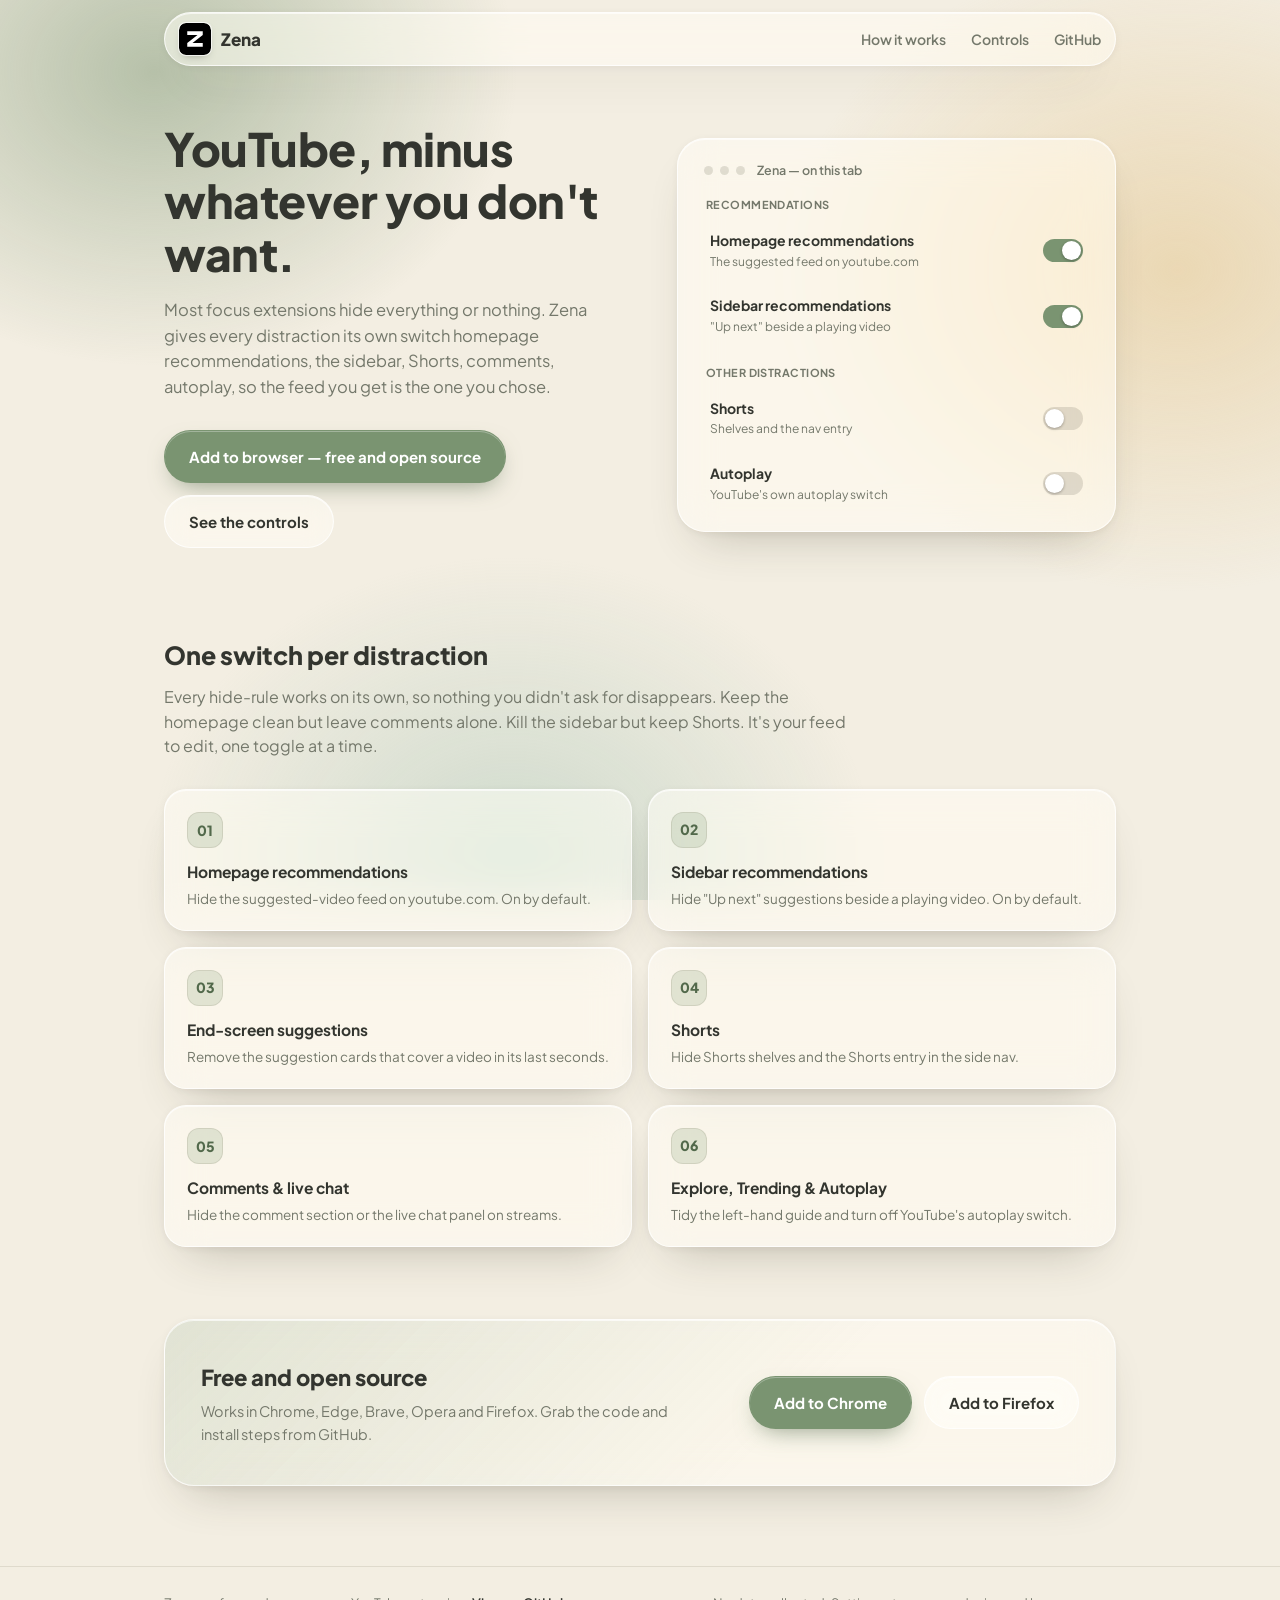
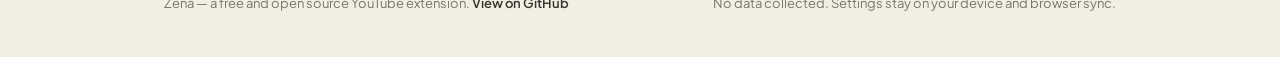
<file: docs/index.html>
<!DOCTYPE html>
<html lang="en">
<head>
<meta charset="UTF-8" />
<meta name="viewport" content="width=device-width, initial-scale=1, viewport-fit=cover" />
<meta name="color-scheme" content="light dark" />
<!-- Tab icon: white Z on black, same in every browser theme -->
<link rel="icon" type="image/svg+xml" href="data:image/svg+xml,%3Csvg xmlns='http://www.w3.org/2000/svg' viewBox='0 0 128 128'%3E%3Crect width='128' height='128' rx='28' fill='%23000'/%3E%3Cpath fill='%23fff' d='M33 33H95V48L54 80H95V95H33V80L74 48H33Z'/%3E%3C/svg%3E" />
<link rel="icon" type="image/png" sizes="32x32" href="[data-uri]" />
<link rel="apple-touch-icon" sizes="180x180" href="[data-uri]" />
<title>Zena — decide what YouTube shows you</title>
<meta name="description" content="Zena is a free and open source browser extension that gives every YouTube distraction its own switch." />
<link rel="preconnect" href="https://fonts.googleapis.com">
<link rel="preconnect" href="https://fonts.gstatic.com" crossorigin>
<link href="https://fonts.googleapis.com/css2?family=Plus+Jakarta+Sans:wght@400;500;600;700;800&display=swap" rel="stylesheet">
<style>
  /* ---------- Light theme: cream + sage, glass finish ---------- */
  :root{
    --ink:#33352f;
    --sub:#74786b;
    --bg:#f3eee2;
    --blob-1:rgba(122,148,113,.50);
    --blob-2:rgba(228,198,142,.55);
    --blob-3:rgba(150,188,172,.40);
    --glass:rgba(255,253,248,.55);
    --glass-strong:rgba(255,253,248,.72);
    --glass-border:rgba(255,255,255,.75);
    --glass-edge:rgba(110,100,70,.14);
    --highlight:rgba(255,255,255,.65);
    --shadow:0 24px 48px -24px rgba(60,55,35,.30), 0 2px 8px rgba(60,55,35,.06);
    --accent:#7a9471;
    --accent-deep:#52694b;
    --accent-tint:rgba(122,148,113,.20);
    --track:rgba(60,55,35,.14);
    --hover:rgba(122,148,113,.12);
    --btn-text:#ffffff;
    --btn-shadow:0 10px 24px -10px rgba(82,105,75,.65);
  }
  /* ---------- Dark theme: YouTube red + black, glass finish ---------- */
  @media (prefers-color-scheme: dark){
    :root:not([data-theme="light"]){
      --ink:#f6f2f2;
      --sub:#b5aaaa;
      --bg:#0b0b0c;
      --blob-1:rgba(255,0,0,.40);
      --blob-2:rgba(150,0,20,.50);
      --blob-3:rgba(255,70,70,.20);
      --glass:rgba(255,255,255,.06);
      --glass-strong:rgba(255,255,255,.10);
      --glass-border:rgba(255,255,255,.16);
      --glass-edge:rgba(255,255,255,.06);
      --highlight:rgba(255,255,255,.14);
      --shadow:0 28px 60px -28px rgba(0,0,0,.9), 0 0 0 1px rgba(255,255,255,.02);
      --accent:#e11d1d;
      --accent-deep:#ff8d8d;
      --accent-tint:rgba(255,40,40,.16);
      --track:rgba(255,255,255,.20);
      --hover:rgba(255,255,255,.07);
      --btn-text:#ffffff;
      --btn-shadow:0 10px 28px -8px rgba(255,0,0,.55);
    }
  }
  :root[data-theme="dark"]{
    --ink:#f6f2f2; --sub:#b5aaaa; --bg:#0b0b0c;
    --blob-1:rgba(255,0,0,.40); --blob-2:rgba(150,0,20,.50); --blob-3:rgba(255,70,70,.20);
    --glass:rgba(255,255,255,.06); --glass-strong:rgba(255,255,255,.10);
    --glass-border:rgba(255,255,255,.16); --glass-edge:rgba(255,255,255,.06);
    --highlight:rgba(255,255,255,.14);
    --shadow:0 28px 60px -28px rgba(0,0,0,.9), 0 0 0 1px rgba(255,255,255,.02);
    --accent:#e11d1d; --accent-deep:#ff8d8d; --accent-tint:rgba(255,40,40,.16);
    --track:rgba(255,255,255,.20); --hover:rgba(255,255,255,.07);
    --btn-text:#ffffff; --btn-shadow:0 10px 28px -8px rgba(255,0,0,.55);
  }

  *{box-sizing:border-box;}
  html{scroll-behavior:smooth;}
  body{
    margin:0;
    min-height:100vh;
    background:var(--bg);
    color:var(--ink);
    font-family:"Plus Jakarta Sans",-apple-system,"Segoe UI",Roboto,sans-serif;
    line-height:1.55;
    position:relative;
    overflow-x:hidden;
    padding-top:env(safe-area-inset-top, 0px);
    padding-bottom:env(safe-area-inset-bottom, 0px);
  }
  /* Color blobs behind the glass so the blur has something to refract */
  body::before{
    content:"";
    position:fixed; inset:0; z-index:-1;
    background:
      radial-gradient(520px 420px at 12% 8%,  var(--blob-1), transparent 70%),
      radial-gradient(560px 460px at 92% 30%, var(--blob-2), transparent 70%),
      radial-gradient(520px 440px at 40% 96%, var(--blob-3), transparent 70%);
    pointer-events:none;
  }

  .wrap{max-width:1000px; margin:0 auto; padding:0 24px;}

  /* Shared glass surface */
  .glass{
    background:var(--glass);
    -webkit-backdrop-filter:blur(20px) saturate(150%);
    backdrop-filter:blur(20px) saturate(150%);
    border:1px solid var(--glass-border);
    box-shadow:var(--shadow), inset 0 1px 0 var(--highlight);
  }
  @supports not ((backdrop-filter:blur(1px)) or (-webkit-backdrop-filter:blur(1px))){
    .glass{background:var(--glass-strong);}
  }

  /* Header */
  header.top{
    position:sticky; top:12px; z-index:10;
    max-width:1000px; margin:12px auto 0; padding:0 24px;
  }
  .nav-pill{
    display:flex; align-items:center; justify-content:space-between;
    padding:10px 14px 10px 14px; border-radius:999px;
  }
  .brand{display:flex; align-items:center; gap:10px; font-weight:800; font-size:17px;}
  .brand .mark{
    width:32px; height:32px; flex-shrink:0; display:block;
    border-radius:7px;
    box-shadow:0 0 0 1px var(--glass-border), 0 4px 10px -4px rgba(0,0,0,.35);
  }
  nav a{color:var(--sub); text-decoration:none; font-size:14px; margin-left:22px; font-weight:600;}
  nav a:hover{color:var(--ink);}
  nav a:focus-visible{outline:2px solid var(--accent); outline-offset:4px; border-radius:6px;}

  /* Hero */
  .hero{padding:56px 0 56px; display:grid; grid-template-columns:1.05fr 1fr; gap:52px; align-items:center;}
  @media (max-width:820px){ .hero{grid-template-columns:1fr; gap:36px; padding-top:40px;} }
  h1{
    font-size:clamp(32px,4.6vw,46px); line-height:1.14; letter-spacing:-0.01em;
    margin:0 0 18px; font-weight:800;
  }
  .lede{color:var(--sub); font-size:16.5px; max-width:44ch; margin:0 0 30px;}
  .cta-row{display:flex; gap:12px; flex-wrap:wrap;}
  .btn{
    display:inline-flex; align-items:center; justify-content:center; gap:8px;
    padding:14px 24px; border-radius:999px; font-weight:700; font-size:15px;
    text-decoration:none; border:1px solid transparent; cursor:pointer;
    transition:transform .12s ease, box-shadow .12s ease, background .12s ease;
  }
  .btn.primary{
    background:var(--accent); color:var(--btn-text);
    box-shadow:var(--btn-shadow), inset 0 1px 0 rgba(255,255,255,.30);
  }
  .btn.primary:hover{transform:translateY(-1px);}
  .btn.ghost{
    color:var(--ink);
    background:var(--glass);
    -webkit-backdrop-filter:blur(14px) saturate(140%);
    backdrop-filter:blur(14px) saturate(140%);
    border-color:var(--glass-border);
    box-shadow:inset 0 1px 0 var(--highlight);
  }
  .btn.ghost:hover{background:var(--glass-strong);}
  .btn:focus-visible{outline:2px solid var(--accent); outline-offset:3px;}

  /* Hero control panel */
  .panel{border-radius:28px; padding:22px 22px 16px;}
  .panel-head{display:flex; align-items:center; gap:7px; margin:0 4px 6px;}
  .panel-dot{width:9px; height:9px; border-radius:50%; background:var(--track);}
  .panel-title{font-size:12.5px; color:var(--sub); font-weight:600; margin-left:5px;}
  .group-label{font-size:11px; color:var(--sub); font-weight:700; letter-spacing:.04em; margin:16px 6px 6px;}
  .row{
    display:flex; align-items:center; justify-content:space-between; gap:14px;
    padding:11px 10px; border-radius:16px; transition:background .12s ease;
  }
  .row + .row{margin-top:2px;}
  .row:hover{background:var(--hover);}
  .row-title{font-size:14px; font-weight:700;}
  .row-sub{font-size:12px; color:var(--sub); margin-top:1px;}
  .sw{position:relative; width:40px; height:23px; flex-shrink:0;}
  .sw i{position:absolute; inset:0; border-radius:999px; background:var(--track); transition:background .15s ease;}
  .sw i::before{
    content:""; position:absolute; width:19px; height:19px; left:2px; top:2px;
    background:#fff; border-radius:50%; box-shadow:0 1px 3px rgba(0,0,0,.3); transition:transform .15s ease;
  }
  .sw.on i{background:var(--accent);}
  .sw.on i::before{transform:translateX(17px);}

  /* Sections */
  section.explain{padding:32px 0;}
  section.explain h2{font-size:25px; margin:0 0 10px; letter-spacing:-0.01em; font-weight:800;}
  section.explain > p{color:var(--sub); max-width:58ch; margin:0 0 30px;}

  .cards{display:grid; grid-template-columns:repeat(2,1fr); gap:16px;}
  @media (max-width:700px){ .cards{grid-template-columns:1fr;} }
  .feature{
    border-radius:22px; padding:22px 22px 20px;
    transition:transform .15s ease;
  }
  .feature:hover{transform:translateY(-2px);}
  .feature .chip{
    display:inline-flex; width:36px; height:36px; border-radius:12px;
    background:var(--accent-tint); color:var(--accent-deep);
    align-items:center; justify-content:center;
    font-weight:800; font-size:14px; margin-bottom:12px;
    border:1px solid var(--glass-edge);
  }
  .feature h4{margin:0 0 5px; font-size:15.5px; font-weight:700;}
  .feature p{margin:0; color:var(--sub); font-size:13.5px; max-width:48ch;}

  .cta-band{
    border-radius:30px; padding:40px 36px;
    display:flex; align-items:center; justify-content:space-between; gap:24px; flex-wrap:wrap;
    margin:8px 0 48px;
    background:
      linear-gradient(135deg, var(--accent-tint), transparent 65%),
      var(--glass);
  }
  .cta-band h3{margin:0 0 6px; font-size:22px; font-weight:800;}
  .cta-band p{margin:0; color:var(--sub); font-size:14.5px; max-width:44ch;}

  footer{border-top:1px solid var(--glass-edge); padding:26px 0 44px; color:var(--sub); font-size:13px;}
  footer .wrap{display:flex; justify-content:space-between; flex-wrap:wrap; gap:10px;}
  footer a{color:var(--ink); font-weight:600; text-decoration:none;}
  footer a:hover{text-decoration:underline;}

  @media (prefers-reduced-motion: reduce){
    html{scroll-behavior:auto;}
    *{transition:none !important;}
  }
</style>
</head>
<body>
  <header class="top">
    <div class="nav-pill glass">
      <div class="brand"><svg class="mark" viewBox="0 0 128 128" width="32" height="32" role="img" aria-label="Zena logo"><rect width="128" height="128" rx="28" fill="#000"/><path fill="#fff" d="M33 33H95V48L54 80H95V95H33V80L74 48H33Z"/></svg> Zena</div>
      <nav>
        <a href="#how">How it works</a>
        <a href="#controls">Controls</a>
        <a href="https://github.com/Astro-naut/zena" target="_blank" rel="noopener noreferrer">GitHub</a>
      </nav>
    </div>
  </header>

  <main class="wrap">
    <section class="hero">
      <div>
        <h1>YouTube, minus whatever you don't want.</h1>
        <p class="lede">Most focus extensions hide everything or nothing. Zena gives every distraction its own switch homepage recommendations, the sidebar, Shorts, comments, autoplay, so the feed you get is the one you chose.</p>
        <div class="cta-row">
          <a class="btn primary" href="https://github.com/Astro-naut/zena" target="_blank" rel="noopener noreferrer">Add to browser — free and open source</a>
          <a class="btn ghost" href="#controls">See the controls</a>
        </div>
      </div>
      <div class="panel glass" id="controls">
        <div class="panel-head">
          <span class="panel-dot"></span><span class="panel-dot"></span><span class="panel-dot"></span>
          <span class="panel-title">Zena — on this tab</span>
        </div>
        <div class="group-label">RECOMMENDATIONS</div>
        <div class="row">
          <div><div class="row-title">Homepage recommendations</div><div class="row-sub">The suggested feed on youtube.com</div></div>
          <div class="sw on"><i></i></div>
        </div>
        <div class="row">
          <div><div class="row-title">Sidebar recommendations</div><div class="row-sub">"Up next" beside a playing video</div></div>
          <div class="sw on"><i></i></div>
        </div>
        <div class="group-label">OTHER DISTRACTIONS</div>
        <div class="row">
          <div><div class="row-title">Shorts</div><div class="row-sub">Shelves and the nav entry</div></div>
          <div class="sw"><i></i></div>
        </div>
        <div class="row">
          <div><div class="row-title">Autoplay</div><div class="row-sub">YouTube's own autoplay switch</div></div>
          <div class="sw"><i></i></div>
        </div>
      </div>
    </section>

    <section class="explain" id="how">
      <h2>One switch per distraction</h2>
      <p>Every hide-rule works on its own, so nothing you didn't ask for disappears. Keep the homepage clean but leave comments alone. Kill the sidebar but keep Shorts. It's your feed to edit, one toggle at a time.</p>
      <div class="cards">
        <div class="feature glass"><span class="chip">01</span><h4>Homepage recommendations</h4><p>Hide the suggested-video feed on youtube.com. On by default.</p></div>
        <div class="feature glass"><span class="chip">02</span><h4>Sidebar recommendations</h4><p>Hide "Up next" suggestions beside a playing video. On by default.</p></div>
        <div class="feature glass"><span class="chip">03</span><h4>End-screen suggestions</h4><p>Remove the suggestion cards that cover a video in its last seconds.</p></div>
        <div class="feature glass"><span class="chip">04</span><h4>Shorts</h4><p>Hide Shorts shelves and the Shorts entry in the side nav.</p></div>
        <div class="feature glass"><span class="chip">05</span><h4>Comments &amp; live chat</h4><p>Hide the comment section or the live chat panel on streams.</p></div>
        <div class="feature glass"><span class="chip">06</span><h4>Explore, Trending &amp; Autoplay</h4><p>Tidy the left-hand guide and turn off YouTube's autoplay switch.</p></div>
      </div>
    </section>

    <section class="explain" id="download">
      <div class="cta-band glass">
        <div>
          <h3>Free and open source</h3>
          <p>Works in Chrome, Edge, Brave, Opera and Firefox. Grab the code and install steps from GitHub.</p>
        </div>
        <div class="cta-row">
          <a class="btn primary" href="https://github.com/Astro-naut/zena" target="_blank" rel="noopener noreferrer">Add to Chrome</a>
          <a class="btn ghost" href="https://github.com/Astro-naut/zena" target="_blank" rel="noopener noreferrer">Add to Firefox</a>
        </div>
      </div>
    </section>
  </main>

  <footer>
    <div class="wrap">
      <span>Zena — a free and open source YouTube extension. <a href="https://github.com/Astro-naut/zena" target="_blank" rel="noopener noreferrer">View on GitHub</a></span>
      <span>No data collected. Settings stay on your device and browser sync.</span>
    </div>
  </footer>
</body>
</html>
</file>
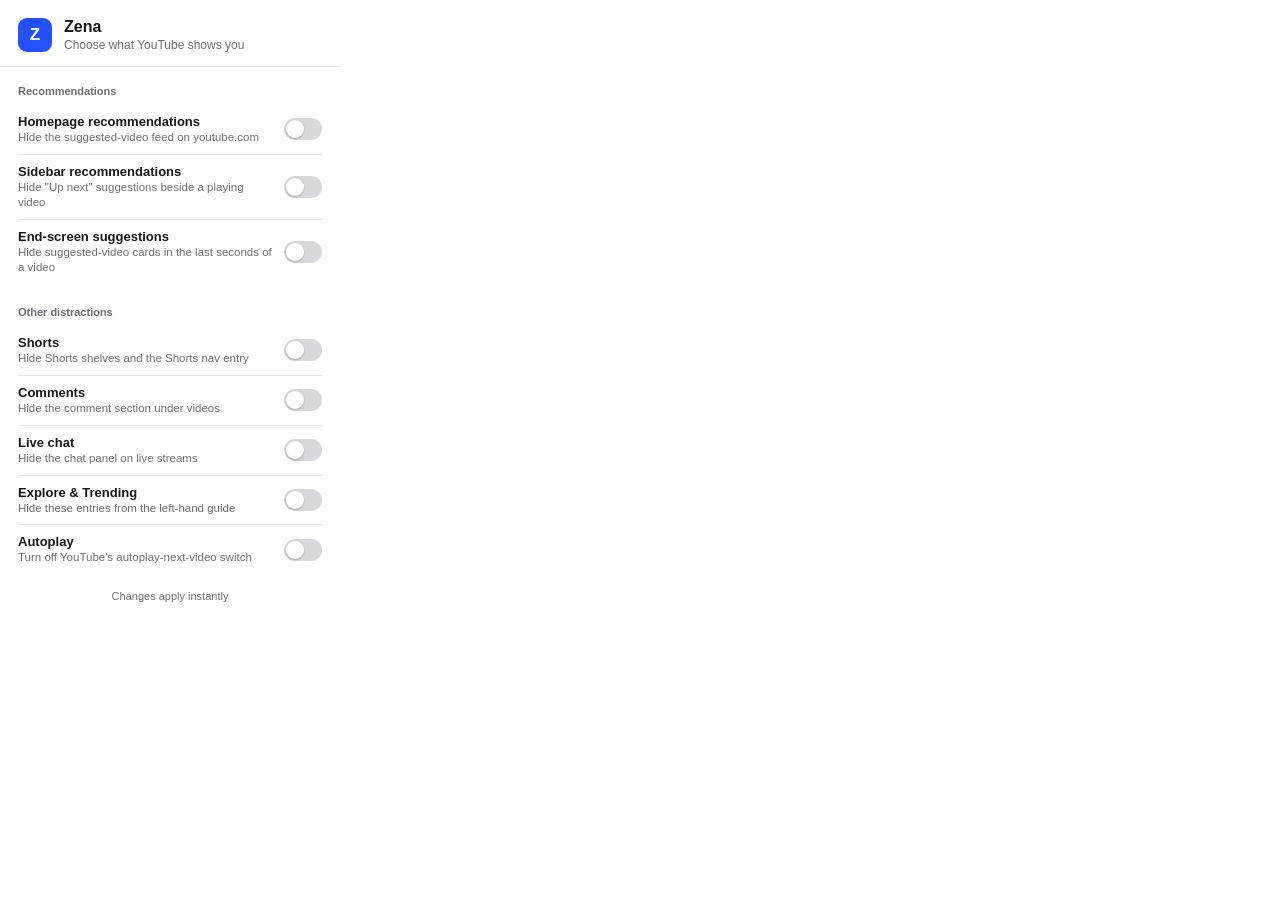
<file: popup.html>
<!DOCTYPE html>
<html lang="en">
<head>
  <meta charset="UTF-8" />
  <title>Zena</title>
  <link rel="stylesheet" href="popup.css" />
</head>
<body>
  <header class="header">
    <div class="mark">Z</div>
    <div>
      <h1>Zena</h1>
      <p>Choose what YouTube shows you</p>
    </div>
  </header>

  <section class="group">
    <h2>Recommendations</h2>

    <label class="row" for="hideHomeRecommendations">
      <span class="row-text">
        <span class="row-title">Homepage recommendations</span>
        <span class="row-sub">Hide the suggested-video feed on youtube.com</span>
      </span>
      <span class="switch">
        <input type="checkbox" id="hideHomeRecommendations" />
        <span class="slider"></span>
      </span>
    </label>

    <label class="row" for="hideSidebarRecommendations">
      <span class="row-text">
        <span class="row-title">Sidebar recommendations</span>
        <span class="row-sub">Hide "Up next" suggestions beside a playing video</span>
      </span>
      <span class="switch">
        <input type="checkbox" id="hideSidebarRecommendations" />
        <span class="slider"></span>
      </span>
    </label>

    <label class="row" for="hideEndScreenCards">
      <span class="row-text">
        <span class="row-title">End-screen suggestions</span>
        <span class="row-sub">Hide suggested-video cards in the last seconds of a video</span>
      </span>
      <span class="switch">
        <input type="checkbox" id="hideEndScreenCards" />
        <span class="slider"></span>
      </span>
    </label>
  </section>

  <section class="group">
    <h2>Other distractions</h2>

    <label class="row" for="hideShorts">
      <span class="row-text">
        <span class="row-title">Shorts</span>
        <span class="row-sub">Hide Shorts shelves and the Shorts nav entry</span>
      </span>
      <span class="switch">
        <input type="checkbox" id="hideShorts" />
        <span class="slider"></span>
      </span>
    </label>

    <label class="row" for="hideComments">
      <span class="row-text">
        <span class="row-title">Comments</span>
        <span class="row-sub">Hide the comment section under videos</span>
      </span>
      <span class="switch">
        <input type="checkbox" id="hideComments" />
        <span class="slider"></span>
      </span>
    </label>

    <label class="row" for="hideLiveChat">
      <span class="row-text">
        <span class="row-title">Live chat</span>
        <span class="row-sub">Hide the chat panel on live streams</span>
      </span>
      <span class="switch">
        <input type="checkbox" id="hideLiveChat" />
        <span class="slider"></span>
      </span>
    </label>

    <label class="row" for="hideExploreTrending">
      <span class="row-text">
        <span class="row-title">Explore &amp; Trending</span>
        <span class="row-sub">Hide these entries from the left-hand guide</span>
      </span>
      <span class="switch">
        <input type="checkbox" id="hideExploreTrending" />
        <span class="slider"></span>
      </span>
    </label>

    <label class="row" for="disableAutoplay">
      <span class="row-text">
        <span class="row-title">Autoplay</span>
        <span class="row-sub">Turn off YouTube's autoplay-next-video switch</span>
      </span>
      <span class="switch">
        <input type="checkbox" id="disableAutoplay" />
        <span class="slider"></span>
      </span>
    </label>
  </section>

  <footer class="footer">
    <span id="status">Changes apply instantly</span>
  </footer>

  <script src="popup.js"></script>
</body>
</html>
</file>
<file: popup.css>
:root {
  --ink: #16181c;
  --sub: #6b7078;
  --line: #e7e7e9;
  --bg: #ffffff;
  --accent: #2451ff;
  --accent-soft: #eef1ff;
}

* { box-sizing: border-box; }

body {
  width: 340px;
  margin: 0;
  background: var(--bg);
  color: var(--ink);
  font-family: -apple-system, "Segoe UI", Roboto, Helvetica, Arial, sans-serif;
}

.header {
  display: flex;
  align-items: center;
  gap: 12px;
  padding: 18px 18px 14px;
  border-bottom: 1px solid var(--line);
}

.mark {
  width: 34px;
  height: 34px;
  border-radius: 9px;
  background: var(--accent);
  color: #fff;
  font-weight: 700;
  font-size: 17px;
  display: flex;
  align-items: center;
  justify-content: center;
  flex-shrink: 0;
}

.header h1 {
  margin: 0;
  font-size: 16px;
  font-weight: 700;
}

.header p {
  margin: 2px 0 0;
  font-size: 12px;
  color: var(--sub);
}

.group {
  padding: 12px 18px 4px;
}

.group h2 {
  font-size: 11px;
  text-transform: none;
  letter-spacing: 0;
  color: var(--sub);
  margin: 6px 0 8px;
  font-weight: 600;
}

.row {
  display: flex;
  align-items: center;
  gap: 12px;
  padding: 9px 0;
  cursor: pointer;
  border-bottom: 1px solid var(--line);
}

.group .row:last-child {
  border-bottom: none;
}

.row-text {
  display: flex;
  flex-direction: column;
  flex: 1;
  min-width: 0;
}

.row-title {
  font-size: 13px;
  font-weight: 600;
}

.row-sub {
  font-size: 11.5px;
  color: var(--sub);
  margin-top: 1px;
  line-height: 1.3;
}

.switch {
  position: relative;
  width: 38px;
  height: 22px;
  flex-shrink: 0;
}

.switch input {
  opacity: 0;
  width: 0;
  height: 0;
}

.slider {
  position: absolute;
  inset: 0;
  background: #d7d9dd;
  border-radius: 999px;
  transition: background 0.15s ease;
}

.slider::before {
  content: "";
  position: absolute;
  width: 18px;
  height: 18px;
  left: 2px;
  top: 2px;
  background: #fff;
  border-radius: 50%;
  transition: transform 0.15s ease;
  box-shadow: 0 1px 2px rgba(0, 0, 0, 0.25);
}

.switch input:checked + .slider {
  background: var(--accent);
}

.switch input:checked + .slider::before {
  transform: translateX(16px);
}

.switch input:focus-visible + .slider {
  outline: 2px solid var(--accent);
  outline-offset: 2px;
}

.footer {
  padding: 12px 18px 16px;
  font-size: 11px;
  color: var(--sub);
  text-align: center;
}
</file>
